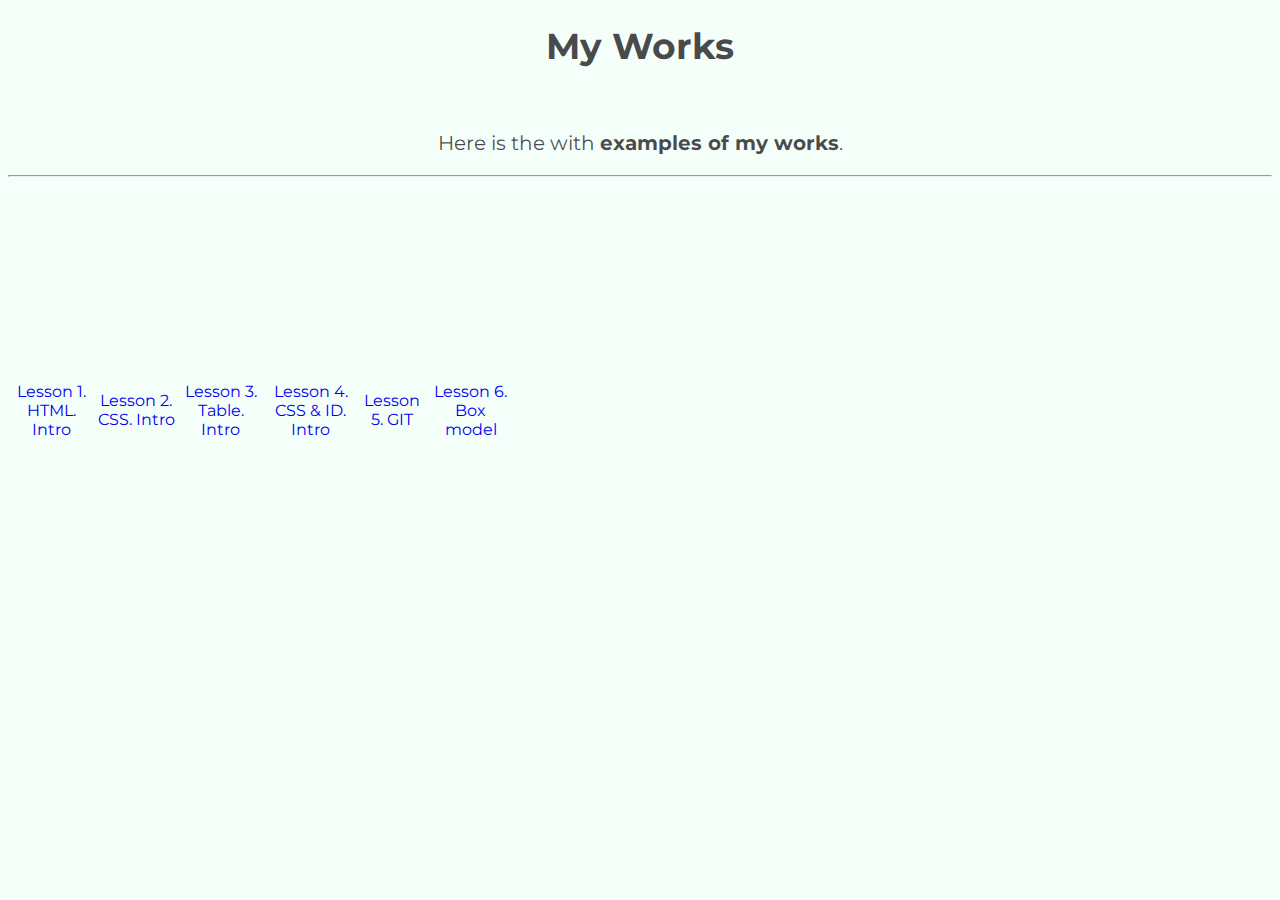
<file: index.html>
<!DOCTYPE html>
<html lang="en">
<head>
    <meta charset="UTF-8">
    <meta http-equiv="X-UA-Compatible" content="IE=edge">
    <meta name="viewport" content="width=device-width, initial-scale=1.0">
    <link href="css/style.css" rel="stylesheet" type="text/css">
    <title>My Works</title>
</head>
<body>
    <h1>My Works</h1>
    <br>
    <p>Here is the with <strong>examples of my works</strong>.</p>
    <hr>
    <table>
        <tr>
            <td><a href="lesson1/index.html" target="_blank">Lesson 1. HTML. Intro</a></td>
            <td><a href="lesson2/index.html" target="_blank">Lesson 2. CSS. Intro </a></td>
            <td><a href="lesson3/index.html" target="_blank">Lesson 3. Table. Intro</a></td>
            <td><a href="lesson4/index.html" target="_blank">Lesson 4. CSS & ID. Intro </a></td>
            <td><a href="lesson5/index.html" target="_blank">Lesson 5. GIT </a></td>
            <td><a href="lesson6/index.html" target="_blank">Lesson 6. Box model</a></td>
        </tr>
    </table>
</body>
</html>
</file>
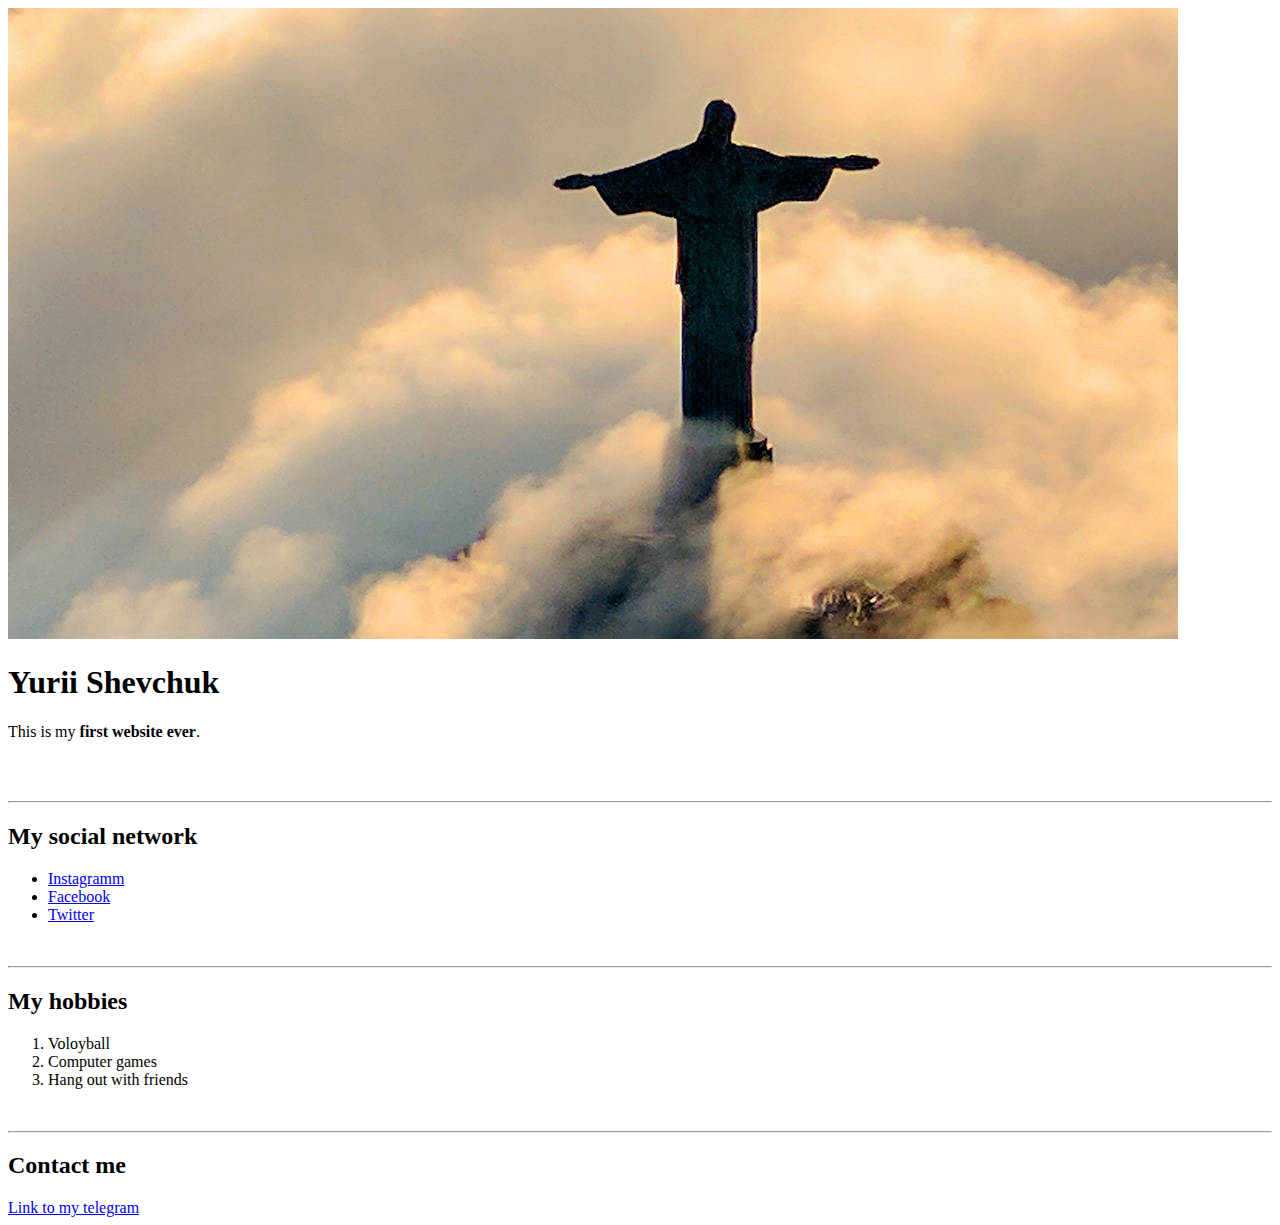
<file: lesson1/index.html>
<!DOCTYPE html>
    <html lang="en">
    <head>
        <meta charset="UTF-8">
        <meta http-equiv="X-UA-Compatible" content="IE=edge">
        <meta name="viewport" content="width=device-width, initial-scale=1.0">
        <title>Lesson1</title>
    </head>
    <body>
        <img src="img/photo2.jpg" alt="photo2">
        <h1>Yurii Shevchuk</h1>
        <p>This is my <strong>first website ever</strong>.</p>
        <br>
        <br>
        <hr>
        <h2>My social network</h2>
        <ul>
            <li><a href="https://www.instagram.com/prosto__urchik">Instagramm</a></li>
            <li><a href="#">Facebook</a></li>
            <li><a href="#">Twitter</a></li>
        </ul>
        <br>
        <hr>
        <h2>My hobbies</h2>
        <ol>
            <li>Voloyball</li>
            <li>Computer games</li>
            <li>Hang out with friends</li>
        </ol>
        <br>
        <hr>
        <h2>Contact me</h2>
        <a href="https://t.me/ddtshevchuk">Link to my telegram</a>
    </body>
    </html>
</file>
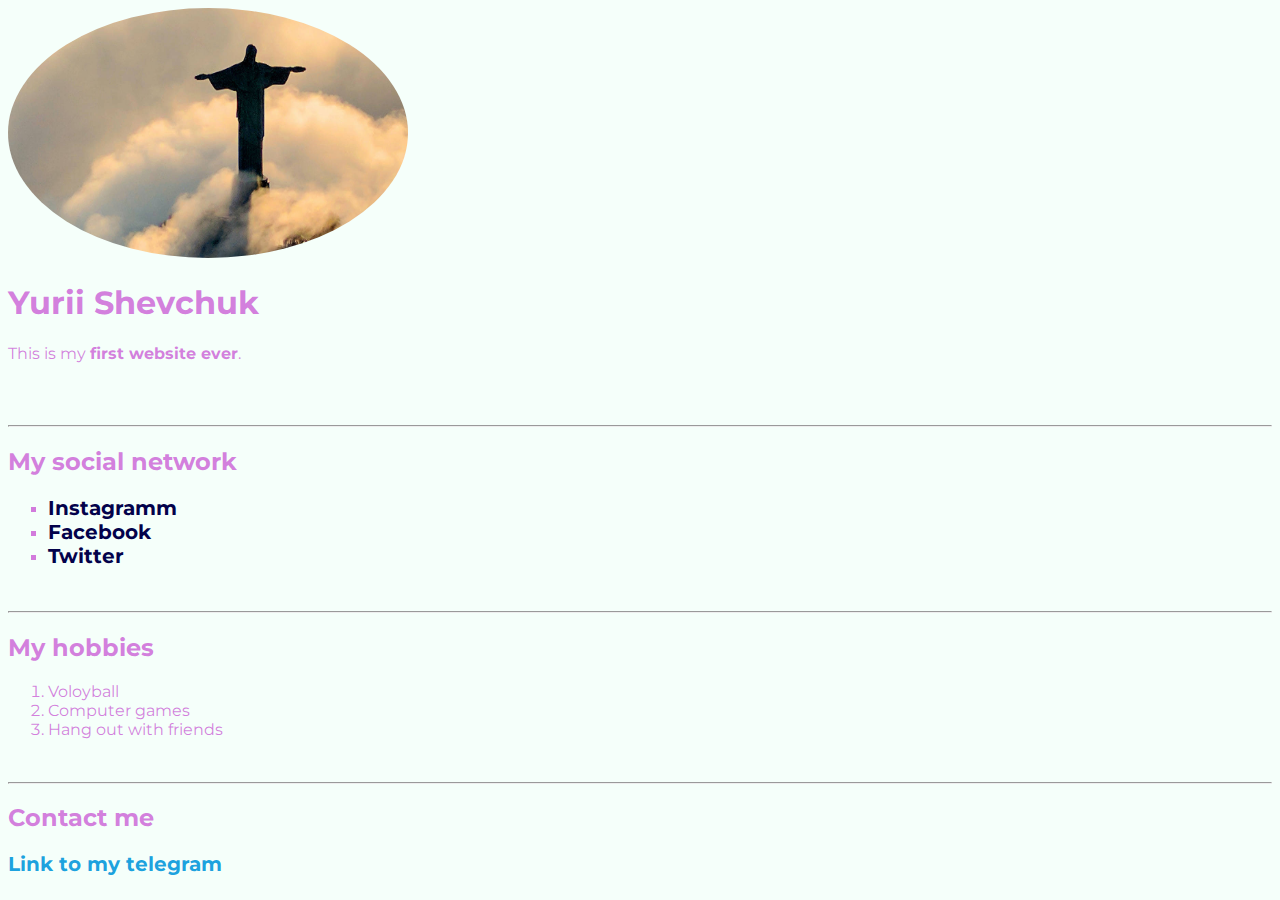
<file: lesson2/index.html>
<!DOCTYPE html>
    <html lang="en">
    <head>
        <meta charset="UTF-8">
        <meta http-equiv="X-UA-Compatible" content="IE=edge">
        <meta name="viewport" content="width=device-width, initial-scale=1.0">
        <link href="css/style.css" rel="stylesheet" type="text/css">
        <title>Lesson2</title>
    </head>
    <body>
        <img src="img/photo2.jpg" alt="photo2">
        <h1>Yurii Shevchuk</h1>
        <p>This is my <strong>first website ever</strong>.</p>
        <br>
        <br>
        <hr>
        <h2>My social network</h2>
        <ul>
            <li><a href="https://www.instagram.com/prosto__urchik">Instagramm</a></li>
            <li><a href="#">Facebook</a></li>
            <li><a href="#">Twitter</a></li>
        </ul>
        <br>
        <hr>
        <h2>My hobbies</h2>
        <ol>
            <li>Voloyball</li>
            <li>Computer games</li>
            <li>Hang out with friends</li>
        </ol>
        <br>
        <hr>
        <h2>Contact me</h2>
        <a href="https://t.me/ddtshevchuk">Link to my telegram</a>
    </body>
    </html>
</file>
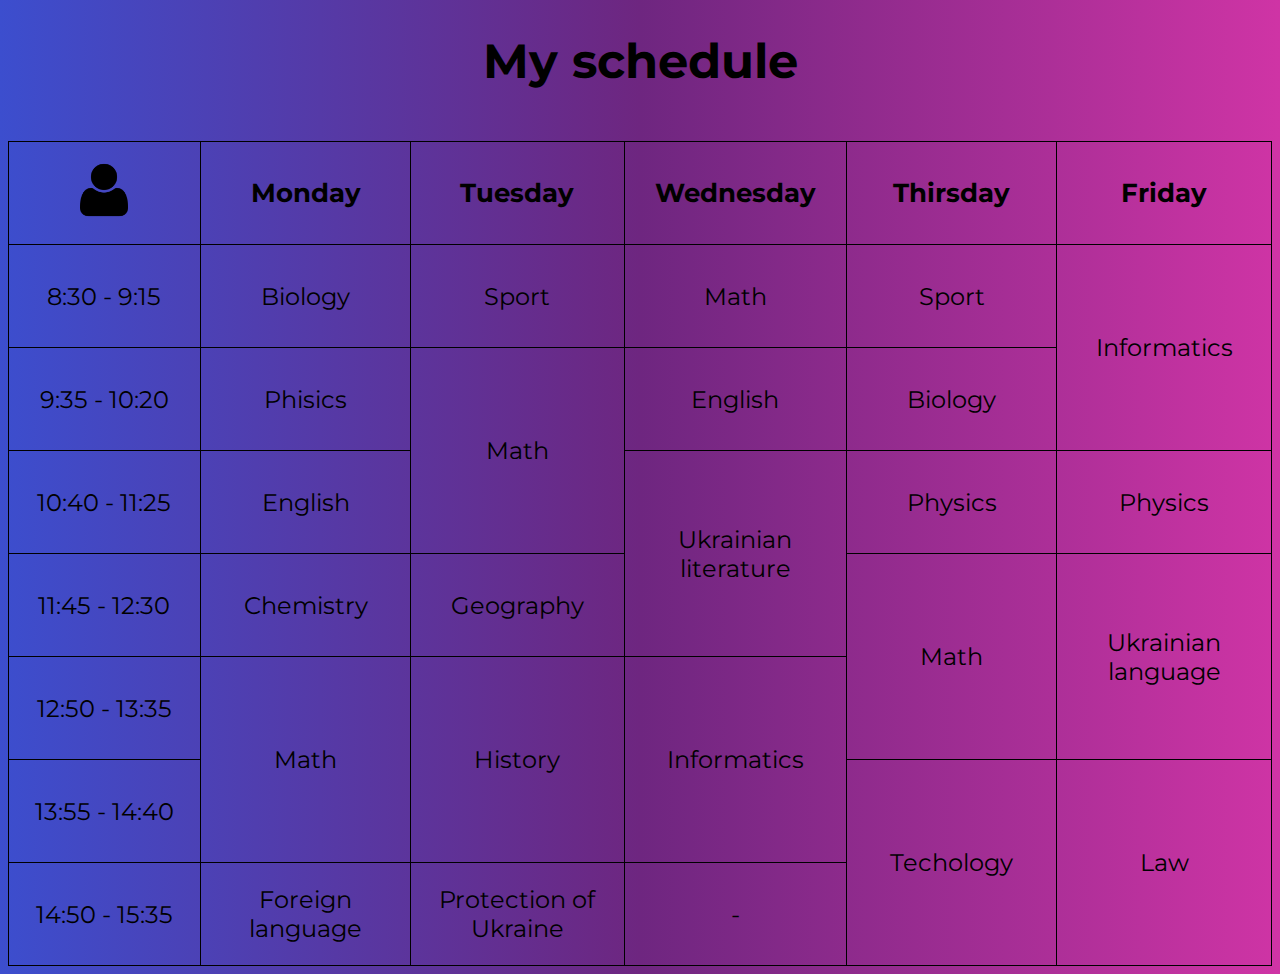
<file: lesson3/index.html>
<!DOCTYPE html>
<html lang="en">
<head>
    <meta charset="UTF-8">
    <meta http-equiv="X-UA-Compatible" content="IE=edge">
    <meta name="viewport" content="width=device-width, initial-scale=1.0">
    <title>Lesson 3. Table</title>
    <link href ="css/style.css" rel="stylesheet" type="text/css">
</head>
<body>
    <h1>My schedule</h1>
    <br>
    <table>
        <tr>
            <td><img src = "img/logo.png" alt = "logo"></td>
            <th>Monday</th>
            <th>Tuesday</th>
            <th>Wednesday</th>
            <th>Thirsday</th>
            <th>Friday</th>
        </tr>
        <tr>
            <td>8:30 - 9:15</td>
            <td>Biology</td>
            <td>Sport</td>
            <td>Math</td>
            <td>Sport</td>
            <td rowspan="2">Informatics</td>
        </tr>
        <tr>
            <td>9:35 - 10:20</td>
            <td>Phisics</td>
            <td rowspan="2">Math</td>
            <td>English</td>
            <td>Biology</td>
        </tr>
        <tr>
            <td>10:40 - 11:25</td>
            <td>English</td>
            <td rowspan="2">Ukrainian literature</td>
            <td>Physics</td>
            <td>Physics</td>
        </tr>
        <tr>
            <td>11:45 - 12:30</td>
            <td>Chemistry</td>
            <td>Geography</td>
            <td rowspan="2">Math</td>
            <td rowspan="2">Ukrainian language</td>
        </tr>
        <tr>
            <td>12:50 - 13:35</td>
            <td rowspan="2">Math</td>
            <td rowspan="2">History</td>
            <td rowspan="2">Informatics</td>
        </tr>
        <tr>
            <td>13:55 - 14:40</td>
            <td rowspan="2">Techology</td>
            <td rowspan="2">Law</td>
        </tr>
        <tr>
            <td>14:50 - 15:35</td>
            <td>Foreign language</td>
            <td>Protection of Ukraine</td>
            <td>-</td>
        </tr>
    </table>
</body>
</html>
</file>
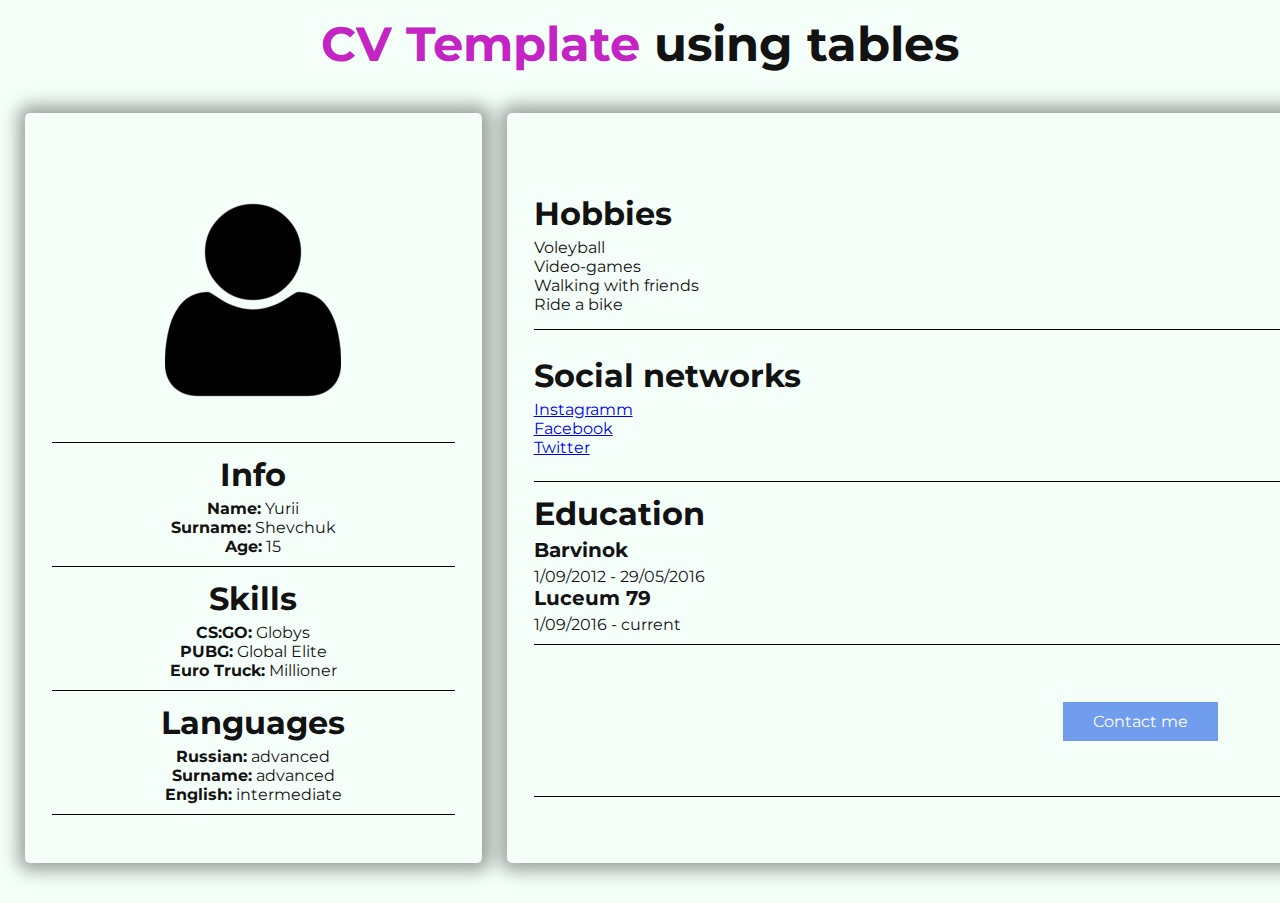
<file: lesson4/index.html>
<!DOCTYPE html>
<html lang="en">
<head>
    <meta charset="UTF-8">
    <meta http-equiv="X-UA-Compatible" content="IE=edge">
    <meta name="viewport" content="width=device-width, initial-scale=1.0">
    <title>Lesson 4</title>
    <link rel="stylesheet" href="css/style.css">
</head>
<body>
    <h1><span>CV Template</span> using tables</h1>
    <table class="main">
        <tr>
            <td class="main-left">
                <table>
                    <tr>
                        <td> 
                            <img src="img/logo.png" alt="logo">
                        </td>
                    </tr>
                    <tr>
                        <td>
                            <h2>Info</h2>
                            <ul>
                                <li><strong>Name:</strong> Yurii</li>
                                <li><strong>Surname:</strong> Shevchuk</li>
                                <li><strong>Age:</strong> 15</li>
                            </ul>
                        </td>
                    </tr>
                    <tr>
                        <td>
                            <h2>Skills</h2>
                            <ul>
                                <li><strong>CS:GO:</strong> Globys</li>
                                <li><strong>PUBG:</strong> Global Elite</li>
                                <li><strong>Euro Truck:</strong> Millioner</li>
                            </ul>
                        </td>
                    </tr>
                    <tr>
                        <td>
                            <h2>Languages</h2>
                            <ul>
                                <li><strong>Russian:</strong> advanced</li>
                                <li><strong>Surname:</strong> advanced</li>
                                <li><strong>English:</strong> intermediate</li>
                            </ul>
                        </td>
                    </tr>
                </table>
            </td>
            <td class="main-right">
                <table>
                    <tr>
                        <td>
                            <h2>Hobbies</h2>
                            <ul>
                                <li>Voleyball</li>
                                <li>Video-games</li>
                                <li>Walking with friends</li>
                                <li>Ride a bike</li>
                            </ul>
                        </td>
                    </tr>
                    <tr>
                        <td>
                            <h2>Social networks</h2>
                            <ul>
                                <li><a href="https://www.instagram.com/prosto__urchik">Instagramm</a></li>
                                <li><a href="#">Facebook</a></li>
                                <li><a href="#">Twitter</a></li>
                            </ul>
                        </td>
                    </tr>
                    <tr>
                        <td>
                            <h2>Education</h2>
                            <h3>Barvinok</h3>
                            <p>1/09/2012 - 29/05/2016</p>
                            <h3>Luceum 79</h3>
                            <p>1/09/2016 - current</p>
                        </td>
                    </tr>
                    <tr>
                        <td class="centered">
                            <a href="https://t.me/ddtshevchuk" class="btn">Contact me</a>
                        </td>
                    </tr>
                </table>
            </td>
        </tr>
    </table>
</body>
</html>
</file>
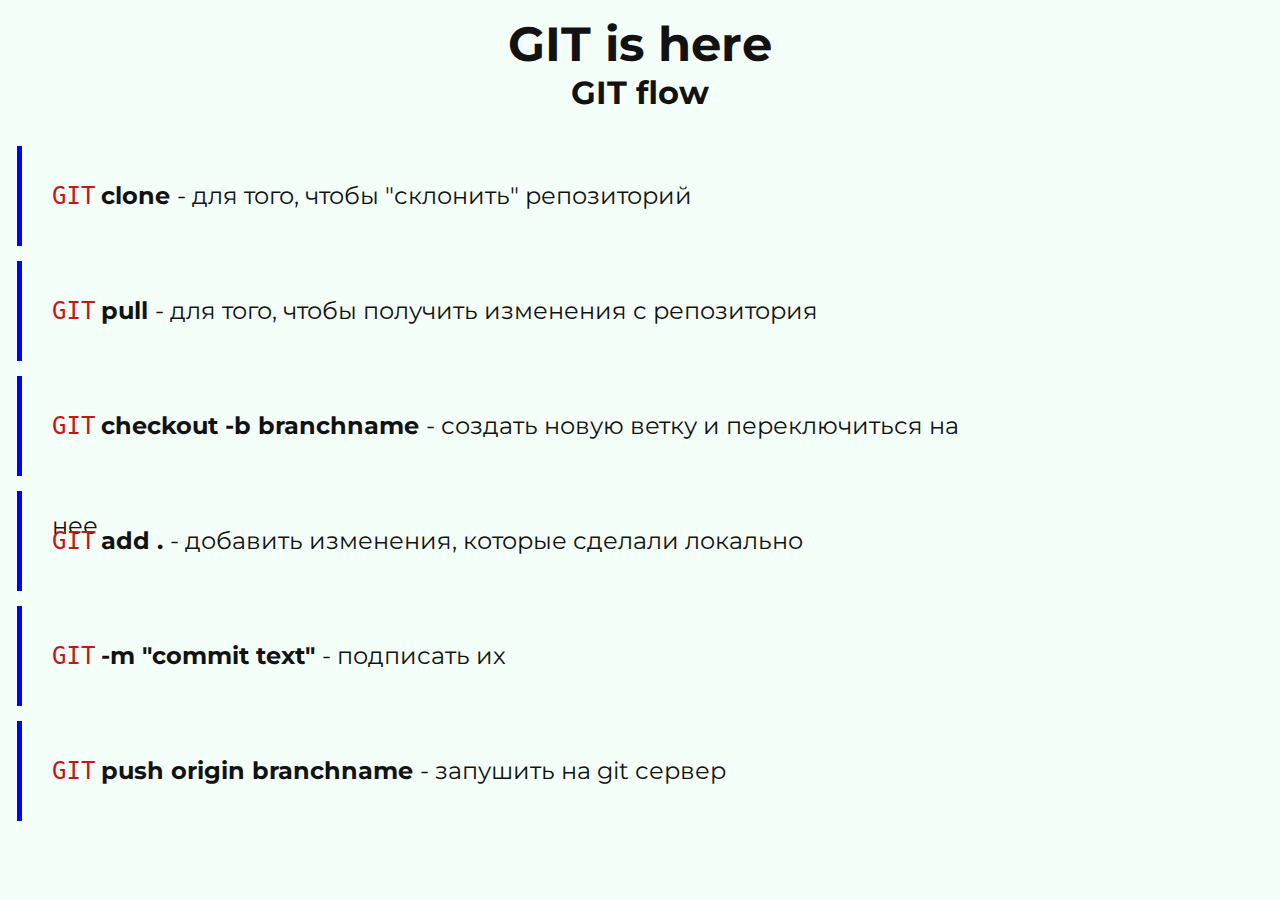
<file: lesson5/index.html>
<!DOCTYPE html>
<html lang="en">
<head>
    <meta charset="UTF-8">
    <meta http-equiv="X-UA-Compatible" content="IE=edge">
    <meta name="viewport" content="width=device-width, initial-scale=1.0">
    <title>Lesson 5. GIT.</title>
    <link rel="stylesheet" href="css/style.css">
</head>
<body>
    <h1>GIT is here</h1>
    <table>
        <tr>
            <h2>GIT flow</h2>
        </tr>
        <tr>    
            <td>
                <p>
                    <code>GIT</code> <strong>clone </strong> - для того, чтобы "склонить" репозиторий
                </p>   
                <p>   
                    <code>GIT</code> <strong>pull </strong> - для того, чтобы получить изменения с репозитория
                </p>    
                <p>    
                    <code>GIT</code> <strong>checkout -b branchname </strong> - создать новую ветку и переключиться на нее
                </p>    
                <p>    
                    <code>GIT</code> <strong>add . </strong> - добавить изменения, которые сделали локально
                </p>
                <p>    
                    <code>GIT</code> <strong> -m "commit text" </strong> - подписать их
                </p>    
                <p>    
                    <code>GIT</code> <strong> push origin branchname </strong> - запушить на git сервер
                </p>
            </td>
        </tr>
    </table>
</body>
</html>
</file>
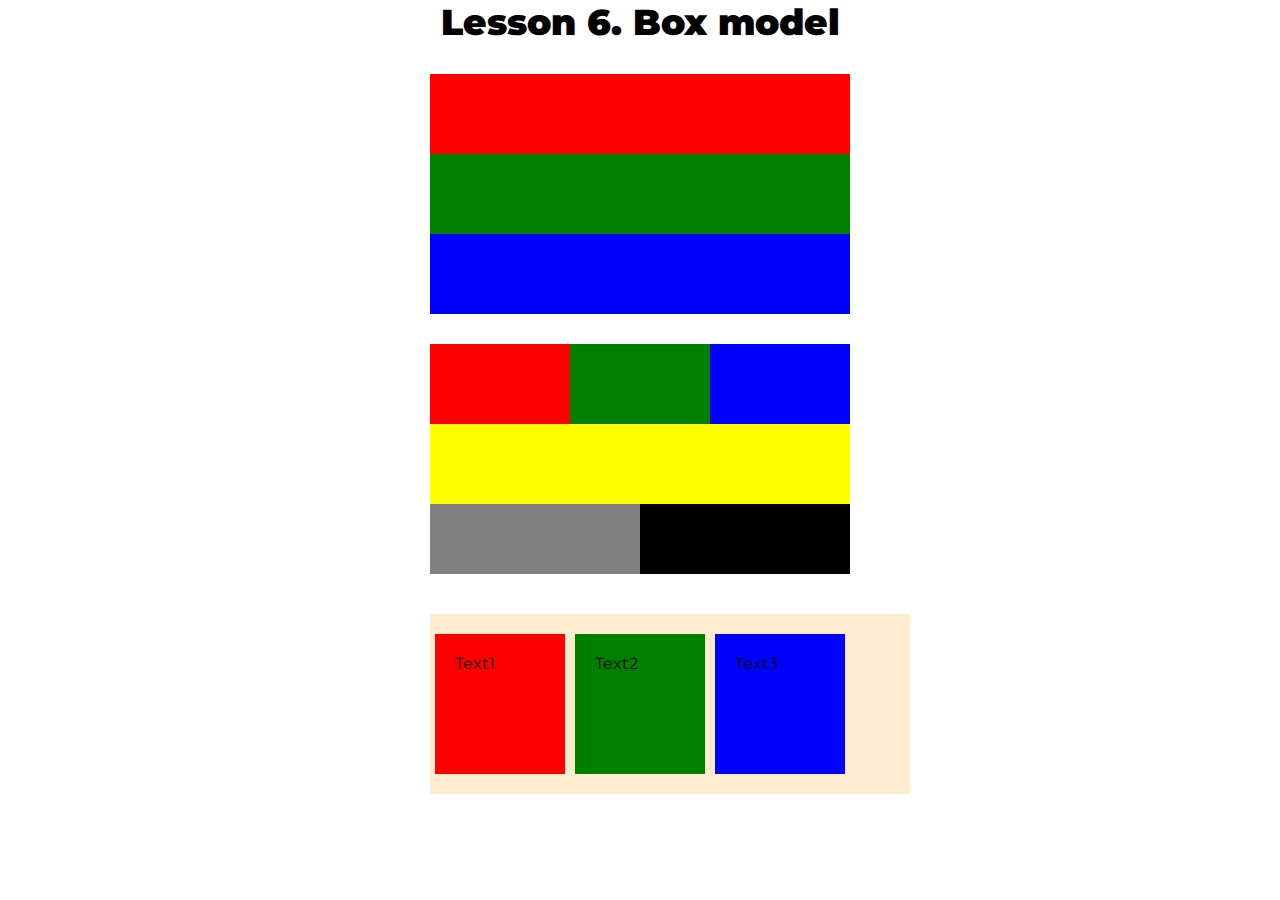
<file: lesson6/index.html>
<!DOCTYPE html>
<html lang="en">
<head>
    <meta charset="UTF-8">
    <meta http-equiv="X-UA-Compatible" content="IE=edge">
    <meta name="viewport" content="width=device-width, initial-scale=1.0">
    <title>Lesson 6. Box model</title>
    <link rel="stylesheet" href="css/style.css">
</head>
<body>
    <h1><strong>Lesson 6. Box model</strong></h1>
    <div class="header">
        <div class="block red"></div>
        <div class="block green"></div>
        <div class="block blue"></div>
    </div>
    <div class="main">
        <div class="block">
            <div class="main-block-top red"></div>
            <div class="main-block-top green"></div>
            <div class="main-block-top blue"></div>
        </div>
            <div class="block yellow"></div>
        <div class="block">
            <div class="main-block-bottom grey"></div>
            <div class="main-block-bottom black"></div>
        </div>
    <div class="footer">
            <div class="foot red">Text1</div>
            <div class="foot green">Text2</div>
            <div class="foot blue">Text3</div>
    </div>
</body>
</html>
</file>
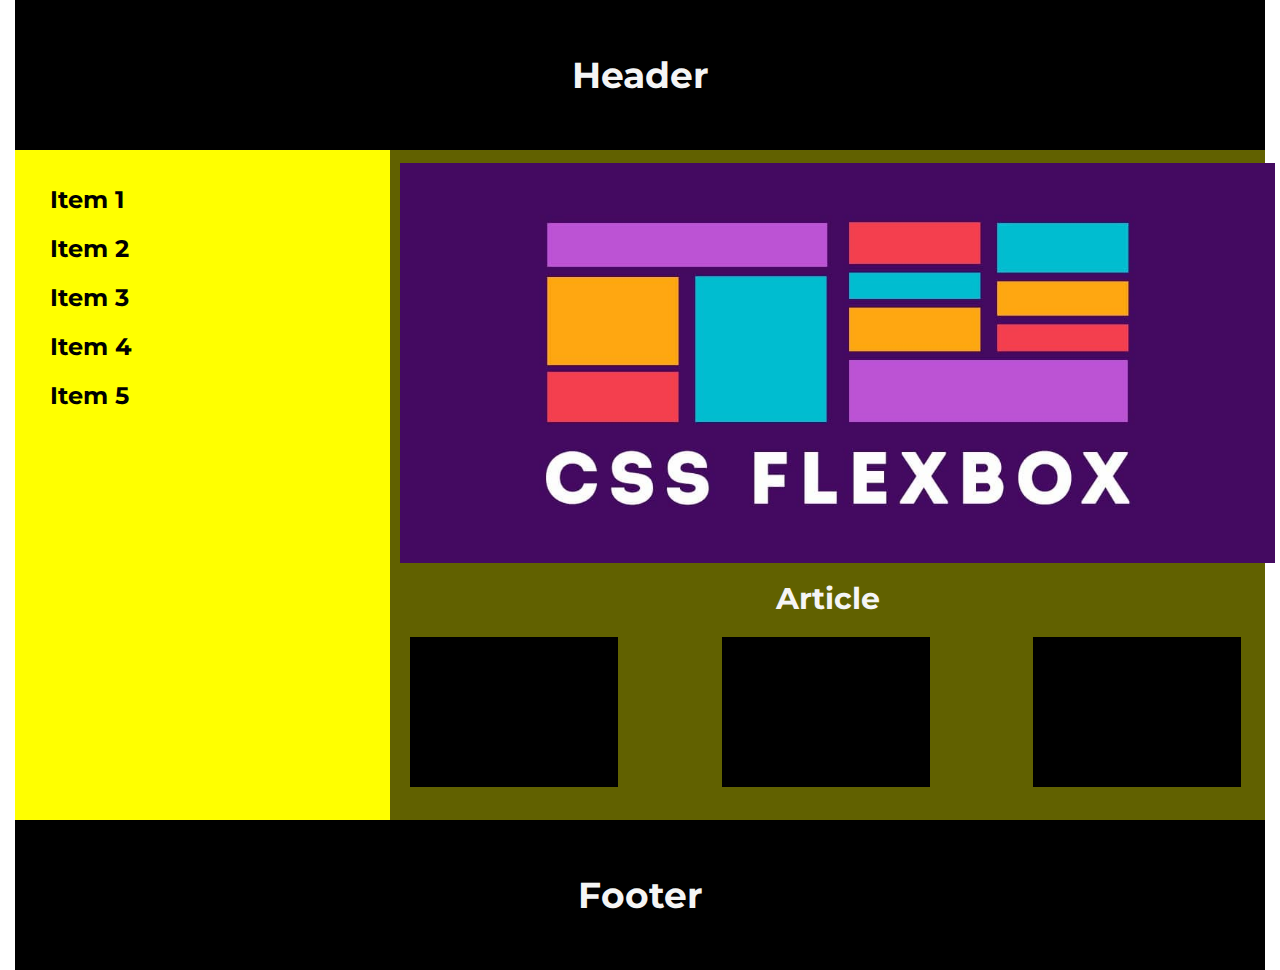
<file: lesson7/index.html>
<!DOCTYPE html>
<html lang="en">
<head>
    <meta charset="UTF-8">
    <meta http-equiv="X-UA-Compatible" content="IE=edge">
    <meta name="viewport" content="width=device-width, initial-scale=1.0">
    <title>Lesson 7</title>
    <link rel="stylesheet" href="css/style.css">
</head>
<body>
    <header class="header">
        <div class="container">
            <div class="header-inner">
                <h1>Header</h1>
            </div>
        </div>
    </header>
    <main class="main">
        <div class="container">
            <div class="main-inner">
        <div class="aside-left">
            <ul class="aside-left__menu">
                <li><strong>Item 1</strong></li>
                <li><strong>Item 2</strong></li>
                <li><strong>Item 3</strong> </li>
                <li><strong>Item 4</strong> </li>
                <li><strong>Item 5</strong></li>
            </ul>
        </div>
        <div class="aside-right">
            <div class="article-top">
                <div class="article-image"></div>
            </div>
            <div class="article-bottom">
                <h2>Article</h2>
                <div class="article-bottom__block">
                    <div class="block"></div>
                    <div class="block"></div>
                    <div class="block"></div>
                </div>
            </div>
        </div>
    </main>
    <footer class="footer">
     <div class="container">
         <div class="footer-inner">
             <h1>Footer</h1>
         </div>
     </div>
    </footer>
</body>
</html>
</file>
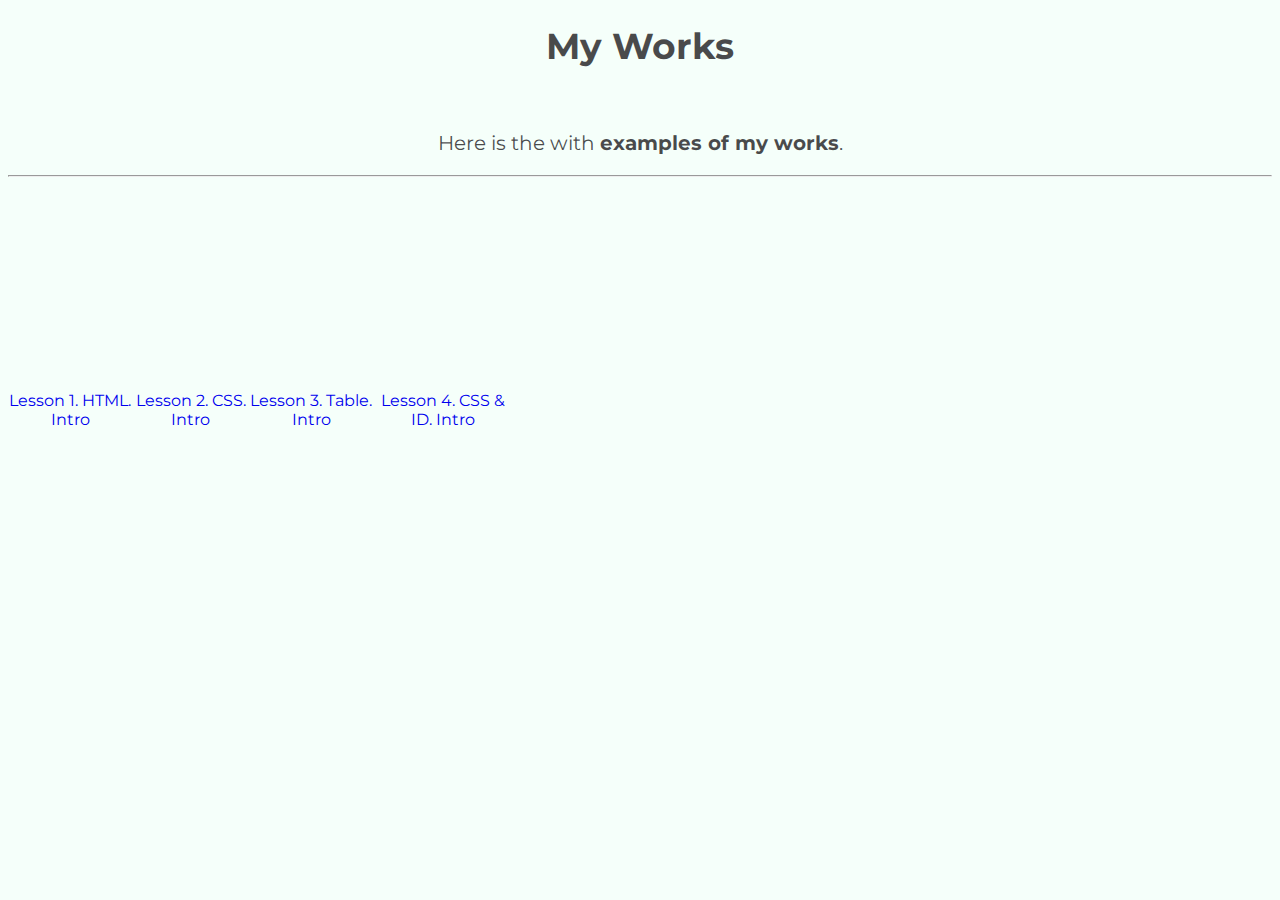
<file: osnova.html>
<!DOCTYPE html>
<html lang="en">
<head>
    <meta charset="UTF-8">
    <meta http-equiv="X-UA-Compatible" content="IE=edge">
    <meta name="viewport" content="width=device-width, initial-scale=1.0">
    <link href="css/style.css" rel="stylesheet" type="text/css">
    <title>My Works</title>
</head>
<body>
    <h1>My Works</h1>
    <br>
    <p>Here is the with <strong>examples of my works</strong>.</p>
    <hr>
    <table>
        <tr>
            <td><a href="lesson1/index.html" target="_blank">Lesson 1. HTML. Intro</a></td>
            <td><a href="lesson2/index.html" target="_blank">Lesson 2. CSS. Intro </a></td>
            <td><a href="lesson3/index.html" target="_blank">Lesson 3. Table. Intro</a></td>
            <td><a href="lesson4/index.html" target="_blank">Lesson 4. CSS & ID. Intro </a></td>
        </tr>
    </table>
</body>
</html>
</file>
<file: css/style.css>
@import url("https://fonts.googleapis.com/css2?family=Montserrat:wght@100;300&display=swap%27");

body {
    background-color: mintcream;
    color: rgba(25, 24, 26, 0.787);
    font-size: 16px;
    font-weight: normal;
    font-family: "Montserrat", sans-serif ;
}

p {
    text-align: center;
    font-size: 20px
} 
h1 {
    text-align: center;
    font-size: 36px
}

table{
    width: 40%;
    height: 50vh;
    border-collapse: collapse;
    text-align: center;
    text-decoration: none;
}
td:hover{
    width:260px;
    height:100px;
    font-size:20px;
    font-weight: bold;
    border: 2px solid black;
}
a{
    text-decoration: none;
}
</file>
<file: lesson2/css/style.css>
@import url("https://fonts.googleapis.com/css2?family=Montserrat:wght@100;300&display=swap%27");

body {
    background-color: mintcream;
    color: rgba(185, 30, 199, 0.589);
    font-size: 16px;
    font-weight: normal;
    font-family: "Montserrat", sans-serif ;
}
a{
    color:rgba(15, 156, 221, 0.938);
    font-size: 20px;
    font-weight: bold;
    text-decoration: none;
}
img {
    height: 250px;
    width: 400px;
    background-color: aqua;
    border-radius: 50%;
}
ul {
    list-style-type: square;
}

ul li a {
    color: rgb(3, 2, 75)
}
</file>
<file: lesson3/css/style.css>
@import url("https://fonts.googleapis.com/css2?family=Montserrat:wght@100;300&display=swap%27");

body{
    background: #3C4ECE;
    background: linear-gradient(90deg, #3C4ECE 0%, #6E2680 50%, #CF34A5 100%);
    font-size: 16px;
    font-weight: normal;
    font-family: "Montserrat", "sens-serif";
}

h1{
    font-size: 48px;
    text-align: center;
}
h1:hover{
    color: rgb(23, 131, 46);
}
table{
    width: 100%;
    height: 80vh;
    border-collapse: collapse;
    text-align: center;
}
table img{
    width: 70px;
    height: 70px;
}

th,
td {
    width: 250px;
    height: 100px;
    border: 1px solid black;
    
}
th{
    font-size:  26px;
    font-weight: bold;
}
td{
    font-size: 24px;
    font-weight: solid black;
}

th:hover {
    color: rgb(23, 131, 46);    
}

td:hover{
    width:260px;
    height:100px;
    font-size:20px;
    font-weight: bold;
    color: #fff;
    background: rgba(35, 19, 172, 0.911);
    background: linear-gradient(90deg, #3C4ECE 0%, #6E2680 50%, #CF34A5 100%);
    border: 2px solid #fff;
}
</file>
<file: lesson4/css/style.css>
@import url("https://fonts.googleapis.com/css2?family=Montserrat:wght@100;300&display=swap%27");

* {
    padding: 0;
    margin: 0;
    box-sizing: border-box;
}

body{
    background-color: mintcream;
    color: rgb(19, 18, 18);
    font-size: 16px;
    font-weight: normal;
    font-family: "Montserrat", "sans-serif";
}

h1 {
    text-align: center;
    margin-top: 15px;
    font-size: 48px;
}

h1 span {
    color: rgb(195, 36, 195)
}
h2 {
    margin-bottom: 5px;
    font-size: 32px;
}
ul {
    list-style-type: none;
}

h3 {
    margin-bottom: 5px;
    font-size: 20px;
}

.main {
    width: 1800px;
    height: 800px;
    border-spacing: 25px;
    margin: 15px auto;
}

.main-left, 
.main-right {
    border-radius: 5px;
    margin: 0 15px;
    padding: 0 25px;
    -webkit-box-shadow: 1px 0px 17px 8px rgba(0,0,0,0.37); 
    box-shadow: 1px 0px 17px 8px rgba(0,0,0,0.37);
}

.main-left {
    width: 450px;
}

.main-right {
    width: 1250px;
}

.main-left td {
    width: 450px;
    text-align: center;
    padding: 10px 0;
    border-bottom: 1px solid black;
}

.main-right td {
    width: 1250px;
    height: 150px;
    padding: 10px 0;
    border-bottom: 1px solid black;
}

.centered {
    text-align: center;
}

.btn {
    transition: 0.2s;
    text-decoration: none;
    padding: 10px 30px;
    color: #FFF;
    background-color: rgb(113, 157, 238);
}
.btn:hover{
    -webkit-box-shadow: 1px 0px 17px 8px rgba(0,0,0,0.37); 
    box-shadow: 1px 0px 17px 8px rgba(0,0,0,0.37);
}
</file>
<file: lesson5/css/style.css>
@import url("https://fonts.googleapis.com/css2?family=Montserrat:wght@100;300&display=swap%27");

* {
    padding: 0;
    margin: 0;
    box-sizing: border-box;
}

body{
    background-color: mintcream;
    color: rgb(19, 18, 18);
    font-size: 16px;
    font-weight: normal;
    font-family: "Montserrat", "sans-serif";
}

h1 {
    text-align: center;
    font-size: 48px;
    margin-top: 15px;
}
h2 {
    text-align: center;
    font-size: 32px;
}


table {
    width: 1050px;
    margin: 15px;
}

p {
    width: 1000px;
    height: 100px;
    margin: 15px 0;
    padding: 0 30px;
    border-left: 5px solid blue;
    font-size: 24px;
    line-height:100px;
    vertical-align: middle;
}

p:hover {
    border-left: 5px solid green;
}
code {
    color:rgb(202, 21, 21);
}
</file>
<file: lesson6/css/style.css>
@import url("https://fonts.googleapis.com/css2?family=Montserrat:wght@100;300&display=swap%27");

* {
    padding: 0;
    margin: 0;
    box-sizing: border-box;
}

body{
    font-size: 16px;
    font-weight: normal;
    font-family: "Montserrat", "sans-serif";
}


.main,
.header {
    width: 420px;
    margin: 30px auto; 
}

.foot {
    width: 130px;
    height: 140px;
    margin: 20px 5px;
    padding: 20px;
    float: left;
}

h1 {
    text-align: center;
    font-size: 36px;
}

.block {
    width: 100%;
    height: 80px;
}

.yellow {
    background-color:yellow;
}

.red {
    background-color:red;
}

.green {
    background-color:green;
}

.blue {
    background-color:blue;
}

.grey {
    background-color: grey;
}

.black {
    background-color: black;
}

.main-block-top {
    width:140px;
    height: 80px;
    float: left;
}

.main-block-bottom {
    width: 210px;
    height: 70px;
    float: left;
}

.footer {
    width: 480px;
    height: 180px;
    margin: 30px auto;
    background-color: blanchedalmond;
}
</file>
<file: lesson7/css/style.css>
@import url("https://fonts.googleapis.com/css2?family=Montserrat:wght@100;300&display=swap%27");

* {
    padding: 0;
    margin: 0;
    box-sizing: border-box;
}

body {
    background-color: white;
    font-family: "Montserrat", "sans-serif";
}

h1 {
    font-size: 36px;
    color: whitesmoke;
}

h2 {
    font-size: 30px;
    color: whitesmoke;
    text-align: center;
}

ul {
    list-style-type: none;
}

ul>li {
    font-size: 24px;
    padding: 10px;
}

ul>li:hover {
    font-size: 28px;
    color: rgba(98, 223, 26, 0.979);
}

.container {
    width: 100%;
    padding: 0 15px;
    margin: 0 auto;
}

.header-inner,
.footer-inner {
    width: 100%;
    height: 150px;
    background-color: black;
    display: flex;
    justify-content: center;
    align-items: center;
}

.main-inner {
    width: 100%;
    display: flex;
}

.aside-left {
    width: 30%;
    height: 670px;
    background-color: yellow;
    padding: 25px;
}

.aside-left__menu {
    display: flex;
    flex-direction:  column;
}


.aside-right {
    width: 70%;
    height: 670px;
    background-color: rgb(97, 97, 0);
    display: flex;
    flex-direction:  column;
    justify-content: space-around;
    vertical-align: bottom;
}

.article-image {
    width: 100%;
    height: 400px;
    margin: 10px;
    background-image: url(../img/logo.jpg);
    background-position: center;
    background-repeat: no-repeat;
    background-size: cover;
}

.article-bottom {
    vertical-align: bottom;
}

.article-bottom__block {
    width: 95%;
    height: 200px;
    padding-top: 20px;
    margin-left: 20px;
    display: flex;
    justify-content: space-between;
}

.block {
    width: 25%;
    height: 150px;
    background-color: rgb(0, 0, 0);
}

.block:hover {
    width: 26%;
    height: 160px;
    background-color: thistle;
}
</file>
